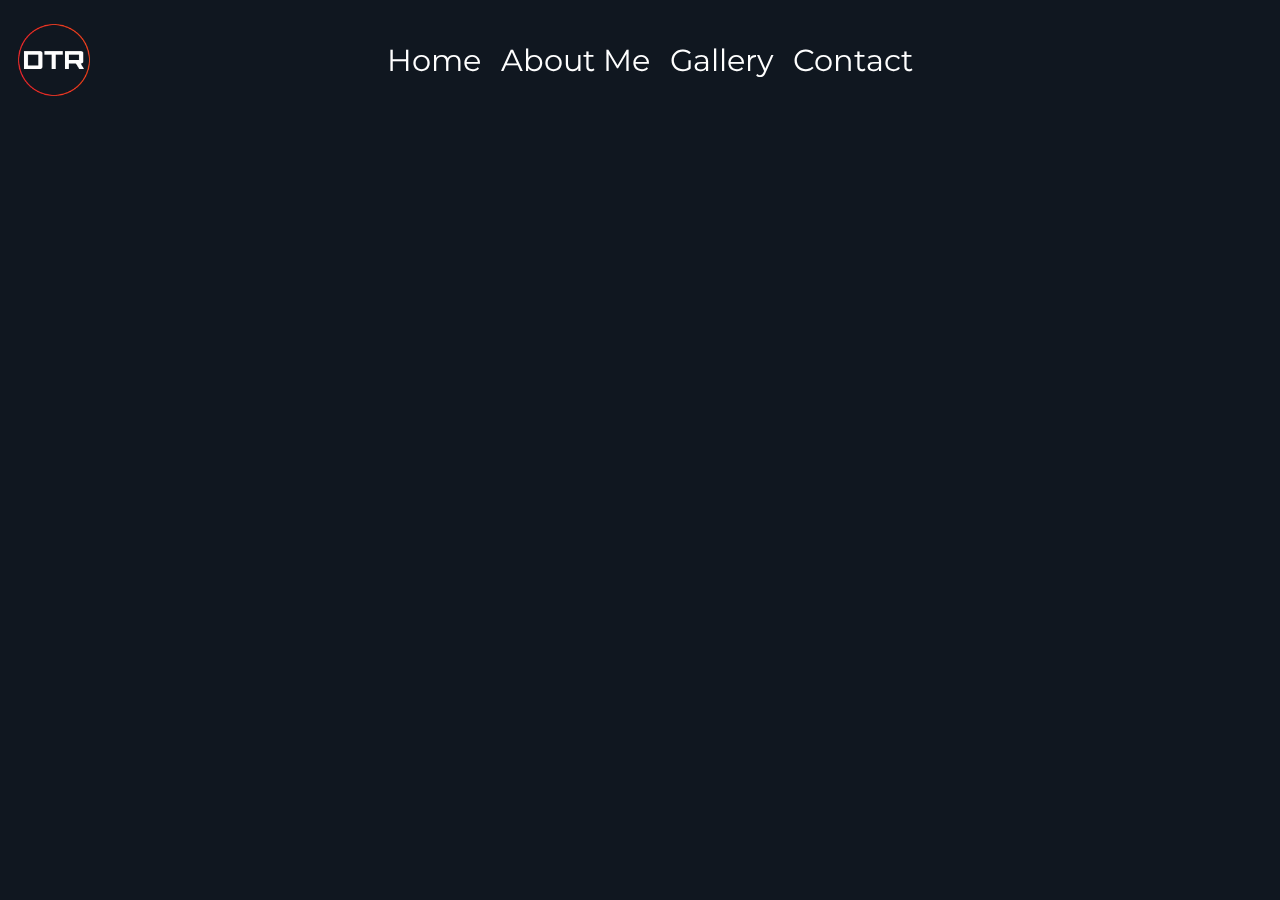
<file: pages/projectlink.html>
<!DOCTYPE html>
<html lang="en">

<head>
    <meta charset="UTF-8">
    <meta name="viewport" content="width=device-width, initial-scale=1.0">
    <title>Document</title>
    <link rel="stylesheet" href="/style/projectLink.css">
</head>

<body>
    <header>
        <nav>
            <a href="../index.html" class="logo"></a>
            <ul id="ul" onclick="hamburger()">
                <li><a href="../index.html">Home</a></li>
                <li><a href="../index.html#aboutme">About Me</a></li>
                <li><a href="../index.html#gallery">Gallery</a></li>
                <li><a href="../index.html#contactme">Contact</a></li>
            </ul>
            <div onclick="hamburger()" class="hamburger">&#9776;</div>
        </nav>
    </header>
    <section>
        <div id="linkPageInfo">
            <h1 id="linkPageH"></h1>
            <p id="linkPageP"></p>

            <div id="btndiv">

            </div>
            <main id="projectImg">

            </main>
        </div>
        <div class="credits">

        </div>

    </section>
</body>
<script src="/scripts/landingPageScript.js"></script>

</html>
</file>
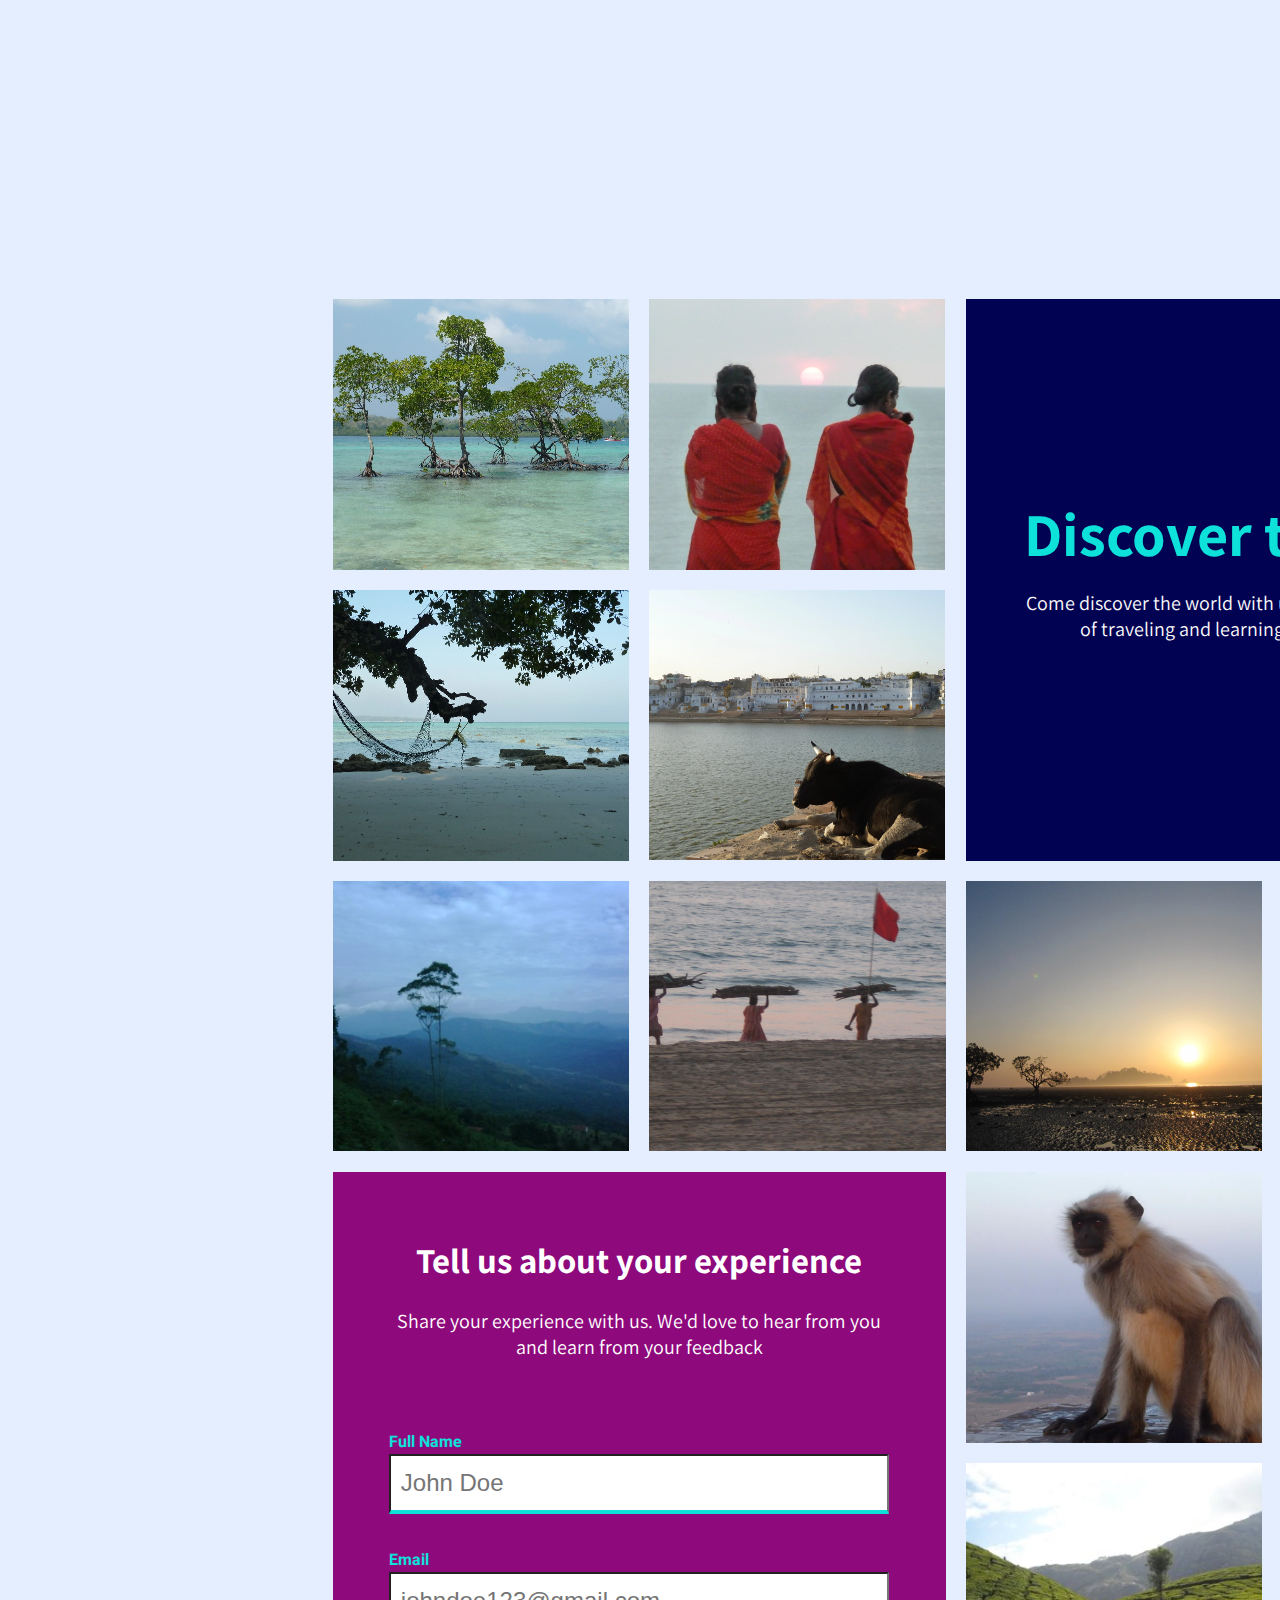
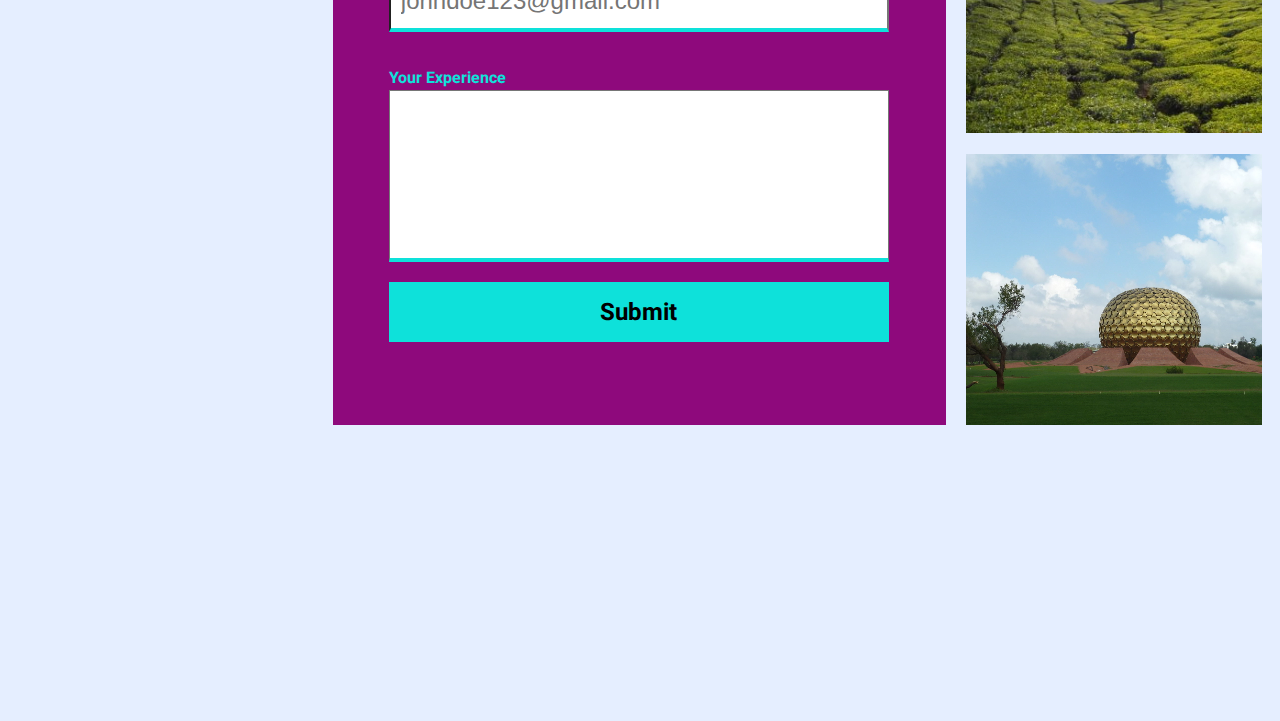
<file: pages/discoverTheWorldProject/discoverTheWorld.html>
<!DOCTYPE html>
<html lang="en">

<head>
    <meta charset="UTF-8">
    <meta name="viewport" content="width=device-width, initial-scale=1.0">
    <link rel="stylesheet" href="./style/discoverTheWorld.css">
    <link href="https://fonts.googleapis.com/css2?family=Assistant:wght@200..800&display=swap" rel="stylesheet">
    <link
        href="https://fonts.googleapis.com/css2?family=Assistant:wght@200..800&family=Heebo:wght@100..900&display=swap"
        rel="stylesheet">
    <title>Discover The World</title>
</head>

<body>
    <div class="center-div">

        <div class="display-container">
            <div class="see-the-world-head">
                <div class="positioner">
                    <h1>Discover the world</h1>
                    <p>Come discover the world with us and enjoy the experiences of traveling and learning about other
                        cultures.
                    </p>
                </div>
            </div>
            <img src="./images/locationOne.png" alt="sea_picture">
            <img src="./images/locationTwo.png" alt="woman_next_to_the_sea">
            <img src="./images/locationThree.png" alt="island_picture">
            <img src="./images/locationFour.png" alt="cow_next_to_the_sea">
            <img src="./images/locationFive.png" alt="mountain_picture ">
            <img src="./images/locationSix.png" alt="beach_picture">
            <img src="./images/locationSeven.png" alt="desert_picture">
            <img src="./images/locationEight.png" alt="jungle_picture">
            <img src="./images/locationNine.png" alt="monkey_picture">
            <img src="./images/locationTen.png" alt="man_sleeping_on_the_side_walk">
            <img src="./images/locationEleven.png" alt="valley_picture">
            <img src="./images/locationtwelve.png" alt="train_picture">
            <img src="./images/locationthirteen.png" alt="auroville_picture">
            <img src="./images/locationfourteen.png" alt="boat_in_the_middle_of_the_ocean">
            <div class="form-div">
                <div class="form-head">
                    <h2>Tell us about your experience</h2>
                    <p>Share your experience with us. We'd love to hear from you and learn from your feedback</p>
                </div>
                <form action="">
                    <label for="name">Full Name</label>
                    <input type="text" id="name" required placeholder="John Doe">
                    <label for="email">Email</label>
                    <input type="email" id="email" required placeholder="johndoe123@gmail.com">
                    <label for="text">Your Experience</label>
                    <textarea name="" id="text"></textarea>
                    <button class="form-button" type="submit">Submit</button>
                </form>
            </div>
        </div>
</body>

</html>
</file>
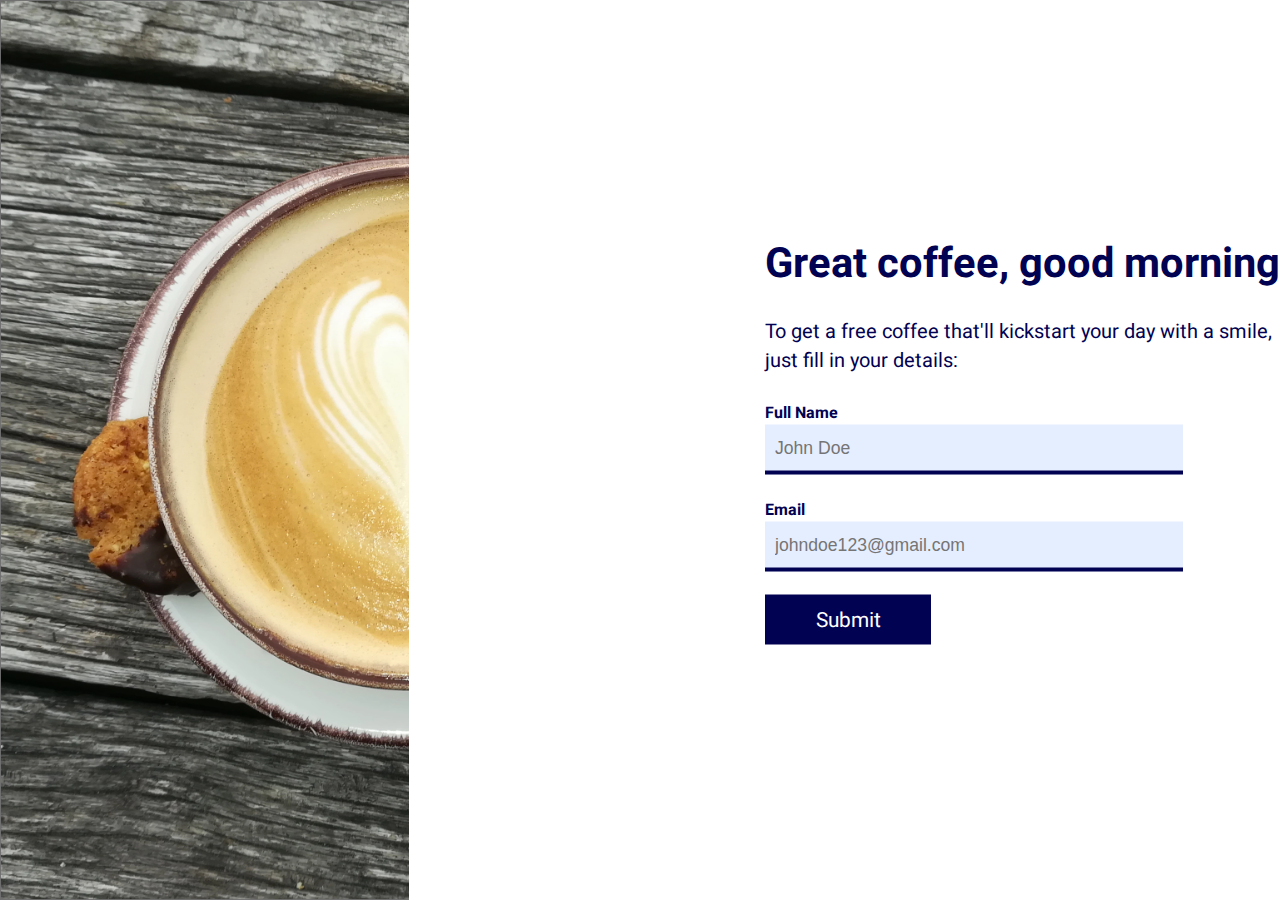
<file: pages/greatCoffeeProject/greatCoffee.html>
<!DOCTYPE html>
<html lang="en">

<head>
    <meta charset="UTF-8">
    <meta name="viewport" content="width=device-width, initial-scale=1.0">
    <link rel="stylesheet" href="./style/greatCoffe.css">
    <link href="https://fonts.googleapis.com/css2?family=Heebo:ital,wght@0,100..900;1,100..900&display=swap"
        rel="stylesheet">
    <title>Great coffee, good morning</title>
</head>

<body>
    <div class="container">
        <div class="coffee-div">
        </div>
        <div class="form-div">
            <div class="form-head">
                <h1>Great coffee, good morning</h1>
                <p>To get a free coffee that'll kickstart your day with a smile, just fill in your details:</p>
            </div>
            <form action="">
                <label for="name">Full Name</label>
                <input type="text" id="name" required placeholder="John Doe">
                <label for="email">Email</label>
                <input type="text" id="email" required placeholder="johndoe123@gmail.com">
                <input type="submit" class="button" value="Submit">
            </form>
        </div>
    </div>

</body>

</html>
</file>
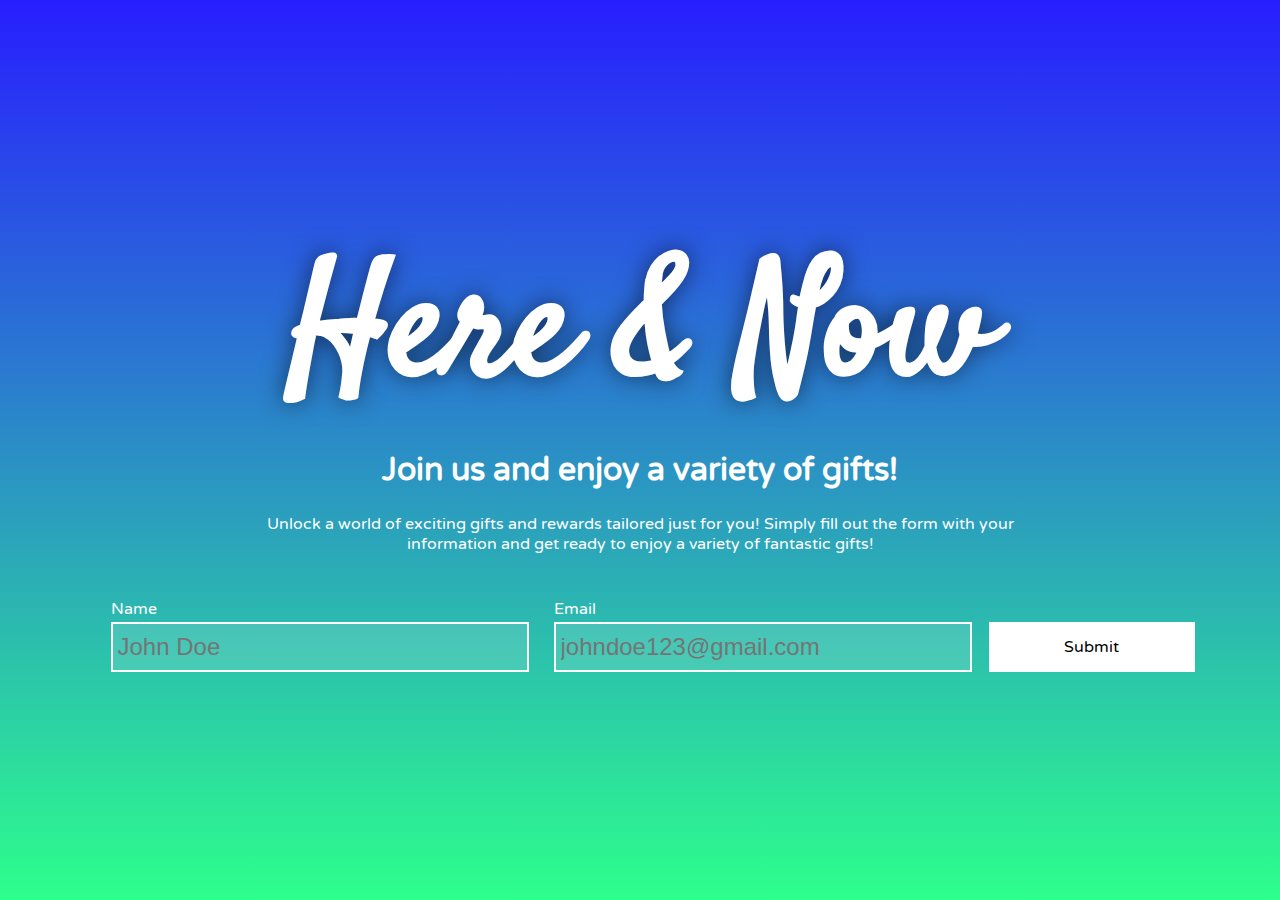
<file: pages/hereAndNowProject/hereAndNow.html>
<!DOCTYPE html>
<html lang="en">

<head>
    <meta charset="UTF-8">
    <meta name="viewport" content="width=device-width, initial-scale=1.0">
    <link href="https://fonts.googleapis.com/css2?family=Satisfy&display=swap" rel="stylesheet">
    <link rel="stylesheet" href="./style/hereAndNow.css">
    <link href="https://fonts.googleapis.com/css2?family=Varela+Round&display=swap" rel="stylesheet">
    <title>Here&Now</title>
</head>

<body>
    <div class="bgc">
        <div class="form-div">
            <h1>Here & Now</h1>
            <h3>Join us and enjoy a variety of gifts!</h3>
            <p>Unlock a world of exciting gifts and rewards tailored just for you! Simply fill out the form with your
                information and
                get ready to enjoy a variety of fantastic gifts!</p>
            <form action="">
                <div class="input-position">
                    <div>
                        <label for="name">Name</label><br>
                        <input type="text" class="input-field" id="name" required placeholder="John Doe">
                    </div>
                    <div>
                        <label for="email">Email</label><br>
                        <input type="email" class="input-field" id="email" required placeholder="johndoe123@gmail.com">
                    </div>
                </div>
                <input type="submit" value="Submit" class="form-submit">
            </form>
        </div>
</body>

</html>
</file>
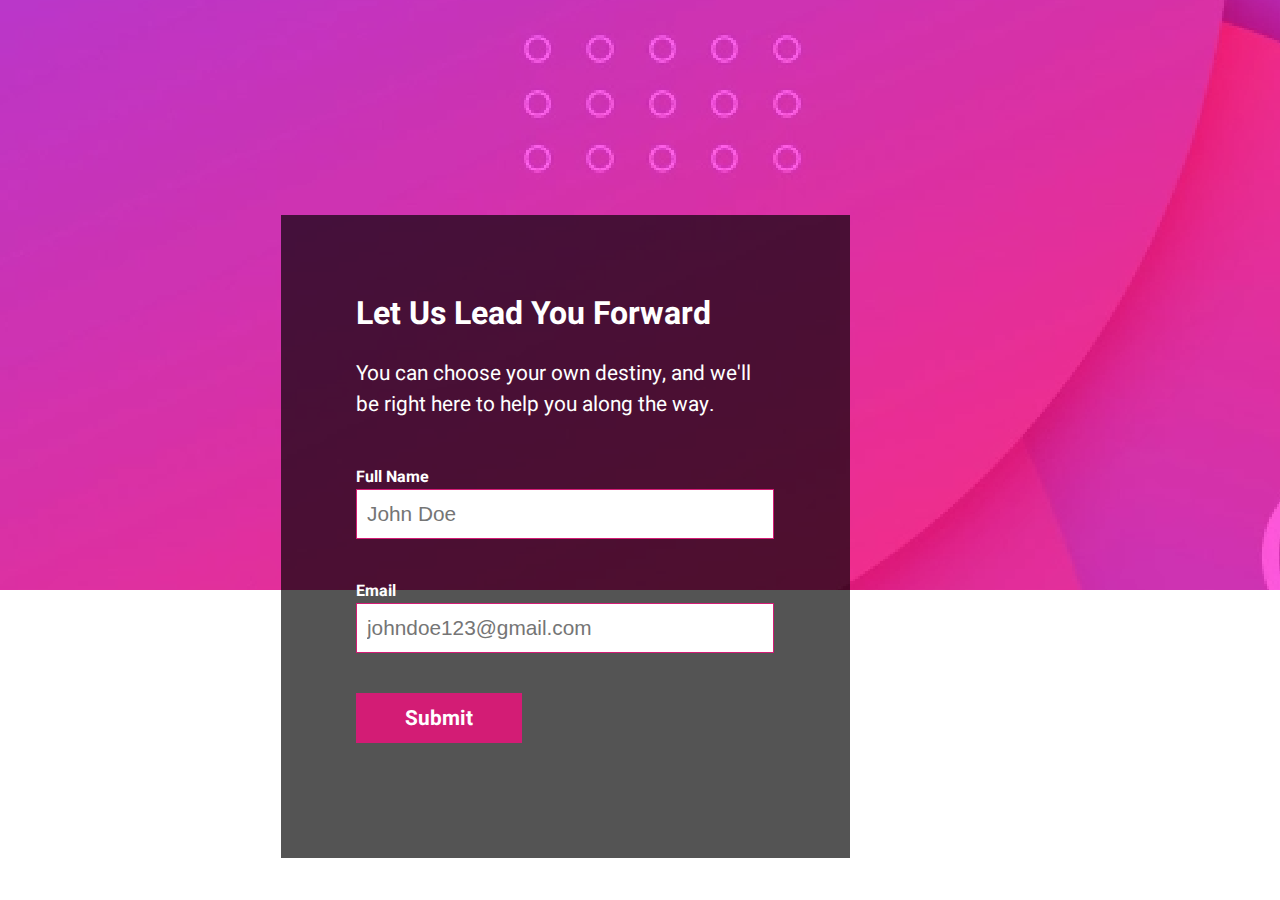
<file: pages/leadYouForwardProject/leadYouForward.html>
<!DOCTYPE html>
<html lang="en">

<head>
    <meta charset="UTF-8">
    <meta name="viewport" content="width=device-width, initial-scale=1.0">
    <title>Let Us lead you forward</title>
    <link rel="stylesheet" href="./style/leadYouForward.css">
    <link href="https://fonts.googleapis.com/css2?family=Heebo:ital,wght@0,100..900;1,100..900&display=swap"
        rel="stylesheet">
</head>

<body>
    <div class="page-background-img"></div>
    <div>
        <div class="form-position">
            <div class="form-container">
                <div class="form-head">
                    <h1>Let Us Lead You Forward</h1>
                    <p>You can choose your own destiny, and we'll be right here to help you along the way.</p>
                </div>
                <form action="">
                    <label for="FullName">Full Name</label>
                    <input type="text" id="FullName" required placeholder="John Doe">
                    <label for="email">Email</label>
                    <input type="email" required id="email" placeholder="johndoe123@gmail.com">
                    <input type="button" value="Submit" class="form-submit">
                </form>
            </div>
        </div>
    </div>

</body>

</html>
</file>
<file: style/projectLink.css>
* {
    margin: 0;
    padding: 0;
    box-sizing: border-box;
}

/* montserrat-regular - latin */
@font-face {
    font-display: swap;
    /* Check https://developer.mozilla.org/en-US/docs/Web/CSS/@font-face/font-display for other options. */
    font-family: 'Montserrat';
    font-style: normal;
    font-weight: 400;
    src: url('../fonts/montserrat-v26-latin-regular.woff2') format('woff2');
    /* Chrome 36+, Opera 23+, Firefox 39+, Safari 12+, iOS 10+ */
}

/* montserrat-800italic - latin */
@font-face {
    font-display: swap;
    /* Check https://developer.mozilla.org/en-US/docs/Web/CSS/@font-face/font-display for other options. */
    font-family: 'Montserrat';
    font-style: italic;
    font-weight: 800;
    src: url('../fonts/montserrat-v26-latin-800italic.woff2') format('woff2');
    /* Chrome 36+, Opera 23+, Firefox 39+, Safari 12+, iOS 10+ */
}

body {
    background-color: #101720;
    color: white;
    width: 100%;
    height: 100%;
    font-family: 'Montserrat'
}

html {
    scroll-behavior: smooth;
    width: 100%;
    height: 100%;
}

#linkPageInfo {
    display: flex;
    align-items: center;
    justify-content: center;
    flex-direction: column;

}

nav {
    position: fixed;
    background-color: transparent;
    width: 100%;
    z-index: 1;
}

.logo {
    position: absolute;
    width: 90px;
    height: 90px;
    border-radius: 50%;
    top: 15px;
    left: 9px;
    background-image: url(/images/newLogo.webp);
    background-size: cover;
}

.logo-div {
    display: flex;
}

#linkPageInfo {
    position: absolute;
    top: 50%;
    transform: translate(-50%, -50%);
    left: 50%;
}

#linkPageInfo h1 {
    font-size: 4rem;
}

#linkPageInfo p {
    padding-block: 8px;
    font-size: 1.7rem;
}

header>.hamburger {
    position: fixed;
    color: white;
    top: 22.5px;
    right: 2px;
    width: 39px;
    height: 30px;
    font-size: 1.5rem;
    display: none;
}

ul {
    display: flex;
    list-style-type: none;
    justify-content: center;
    align-items: center;
    padding: 0;
    margin-top: 42px;
}



li a {
    text-decoration: none;
    margin-left: 20px;
    text-align: center;
    color: white;
    transition: all 0.5s ease-in-out;
    font-size: 1.9rem;
}

li a:hover {
    background-color: white;
    border-radius: 8px;
    color: black;
    padding-left: 5px;
    padding-right: 5px;
}

li a:active {
    color: red;
}

.hamburger {
    position: fixed;
    color: white;
    top: 22.5px;
    right: 2px;
    width: 39px;
    height: 30px;
    font-size: 1.5rem;
    display: none;
}

.projectImg {
    width: 1000px;
    margin-top: 35px;
    border-radius: 10px;
    filter: drop-shadow(5px 5px 15px rgb(234, 69, 36));
}

.preview-button {
    font-size: 1rem;
    margin-top: 25px;
    margin-right: 14px;
    padding: 15px 40px;
    border: none;
    outline: none;
    color: rgb(255, 255, 255);
    cursor: pointer;
    position: relative;
    z-index: 0;
    border-radius: 12px;
}

.preview-button::after {
    content: "";
    z-index: -1;
    position: absolute;
    width: 100%;
    height: 100%;
    background-color: #000000;
    left: 0;
    top: 0;
    border-radius: 10px;
}

.preview-button::before {
    content: "";
    background: linear-gradient(45deg, rgb(234, 68, 36), #ffff, rgb(234, 68, 36), #ffff, rgb(234, 68, 36));
    position: absolute;
    top: -2px;
    left: -2px;
    background-size: 600%;
    z-index: -1;
    width: calc(100% + 4px);
    height: calc(100% + 4px);
    filter: blur(8px);
    animation: glowing 20s linear infinite;
    transition: opacity .3s ease-in-out;
    border-radius: 12px;
    opacity: 0;
}



@keyframes glowing {
    0% {
        background-position: 0 0;
    }

    50% {
        background-position: 300% 0;
    }

    100% {
        background-position: 0 0;
    }
}

.preview-button:hover::before {
    opacity: 1;
}




@media (min-width: 320px) and (max-width:480px) {
    .portfolio {
        width: 100vw;
        height: 100vh;
    }

    #linkPageInfo h1 {
        font-size: 2rem;
        text-align: center;
        width: 370px;
    }

    .projectImg {
        width: 350px;
    }

    #linkPageInfo p {
        padding-block: 8px;
        font-size: 0.9rem;
        text-align: center;
    }

    .navdiv {
        width: 100vw;
        height: 6vh;
    }

    .hamburger>ul {
        background-color: transparent;
        list-style-type: none;
        display: none;
        margin-left: 0;
    }

    ul {

        display: none;
        margin-top: 13vh;
        margin-bottom: 43px;
    }

    nav ul li {
        float: none;
    }

    nav ul li a {
        text-align: right;
        padding-right: 18px;
    }

    li a:hover {
        background-color: transparent;
        color: #ffff;
    }

    .hamburger {
        position: fixed;
        color: #fff;
        top: 15px;
        right: 9px;
        width: 50px;
        height: 70px;
        font-size: 50px;
        display: block;
    }

    .logo {
        top: 18px;
    }

    .skills>.biglogo {
        width: 40%;
        height: 35%;
        position: relative;
        top: 120px;
        left: 160px;
    }
}
</file>
<file: pages/discoverTheWorldProject/style/discoverTheWorld.css>
* {
    margin: 0;
    padding: 0;
    box-sizing: border-box;
}

body {
    background-color: #E5EEFF;
}

.center-div {
    margin-top: 299px;
    margin-bottom: 296px;
    background-color: #E5EEFF;
    display: flex;
    align-items: center;
    justify-content: center;
    font-family: "Assistant", sans-serif;
    width: 100%;
    height: 100%;
}

.display-container {
    width: 48%;
    height: 100%;
    display: grid;
    grid-template-columns: repeat(4, 1fr);
    grid-template-rows: repeat(6, 1fr);
    gap: 20px;
}


.see-the-world-head {
    display: flex;
    background-color: #020253;
    grid-column-start: 3;
    grid-row-start: 1;
    grid-column-end: 5;
    grid-row-end: 3;
    font-family: "Assistant", sans-serif;
    text-align: center;

}

.positioner {
    margin-top: 195px;
}


.positioner>h1 {
    color: #0EE1DA;
    font-size: 3.8rem;
    margin-bottom: 17px;
}

.positioner>p {
    color: #F9F9F9;
    font-size: 1.25rem;
    padding-left: 55px;
    padding-right: 55px;
}

.form-div {
    grid-row: 4/7;
    grid-column: 1/3;
    background-color: #8E097C;

}

.form-head {
    margin-top: 65px;
}

.form-head>h2 {
    font-size: 2.188rem;
    text-align: center;
    margin-bottom: 25px;
    color: #FFFFFF;

}

.form-head>p {
    font-size: 1.25rem;
    text-align: center;
    padding-left: 60px;
    padding-right: 60px;
    color: #FFFFFF;
}

form {
    display: flex;
    flex-direction: column;
    margin-left: 56px;
    margin-top: 70px;
}

label {
    font-family: "Heebo", sans-serif;
    font-size: 1rem;
    font-weight: bold;
    color: #0EE1DA;
}

input {
    width: 500px;
    height: 60px;
    margin-bottom: 34px;
    border-bottom: 4px solid #0EE1DA;
    font-size: 1.5rem;
    padding-left: 10px;
}

textarea {
    width: 500px;
    height: 172px;
    resize: none;
    font-size: 1.5rem;
    padding-left: 10px;
    border-bottom: 4px solid #0EE1DA;
    margin-bottom: 20px;
    padding-top: 5px;
}

button {
    width: 500px;
    height: 60px;
    margin-bottom: 34px;
    border-bottom: 4px solid #0EE1DA;
    font-size: 1.5rem;
    cursor: pointer;
}

.form-button {
    font-family: "Heebo", sans-serif;
    font-size: 1.5rem;
    font-weight: bold;
    color: black;
    border: none;
    background-color: #0EE1DA;
}

@media (max-width: 768px) {
    .center-div {
        width: 100vw;
        margin-top: 0;
        margin-bottom: 20px;
        background-color: #E5EEFF;
        display: flex;
        align-items: normal;
        justify-content: center;
        font-family: "Assistant", sans-serif;
    }

    .display-container {
        width: 91vw;
        grid-template-columns: repeat(2, 1fr);
        grid-template-rows: repeat(13, 1fr);
        gap: 12px;
    }

    .see-the-world-head {
        grid-column: 1 / -1;
        grid-row: 1 / 3;
    }

    .positioner {
        margin-top: 50px;
        width: 100%;
    }

    .positioner>h1 {
        font-size: 2rem;
    }

    .positioner>p {
        font-size: 1rem;
        padding-left: 20px;
        padding-right: 20px;
    }

    img {
        width: 44vw;
        height: 24vh;
    }

    .form-div {
        width: 91vw;
        grid-row: 7 / 11;
        grid-column: 1 / 3;
    }

    .form-head>h2 {
        font-size: 1.5rem;
    }

    .form-head>p {
        font-size: 0.9rem;
        padding-left: 30px;
        padding-right: 30px;
    }

    form {
        margin-left: 38px;
    }

    label {
        width: 70vw;
        font-size: 0.9rem;
    }

    input {
        width: 70vw;
        height: 4.5vh;
        font-size: 1rem;
    }

    textarea {
        width: 70vw;
        height: 14.5vh;
        font-size: 1.3rem;
    }

    .form-button {
        width: 70vw;
        height: 4.5vh;
    }
}

@media screen and (min-width: 3840px) {
    .display-container {
        width: 32%;
    }
}

@media screen and (min-width: 1920px) and (max-width: 1920px) {
    .display-container {
        width: 62%;
    }
}
</file>
<file: pages/greatCoffeeProject/style/greatCoffe.css>
* {
    margin: 0;
    padding: 0;
    box-sizing: border-box;
}

body {
    font-family: Heebo;
}



.container {
    display: flex;
    color: #020253;
}

.coffee-div {
    width: 1275px;
    height: 1271px;
    background-image: url(../images/Coffee.png);
    background-repeat: no-repeat;
    background-size: cover;
    width: 50%;
    height: 100vh;
}


.form-div {
    width: 555px;
    height: 435px;
    margin-left: 356px;
    margin-top: 350px;
    margin-top: 50vh;
    transform: translateY(-50%);
}

form {
    display: flex;
    flex-direction: column;
}

.form-head {
    direction: ltr;
    width: 515px;
}

.form-head>h1 {
    font-size: 2.6rem;
    margin-bottom: 22px;
}

.form-head>p {
    font-size: 1.25rem;
    margin-bottom: 26px;
}

form input {
    width: 418px;
    height: 50px;
    margin-bottom: 23px;
    background-color: #E5EEFF;
    font-size: 1.1rem;
    padding-left: 10px;
    border: none;
    border-bottom: 4px solid #020253;
}

form label {
    font-size: 1rem;
    font-weight: bold;
}

.button {
    width: 166px;
    font-size: 1.3rem;
    padding: 0;
    background-color: #020253;
    color: white;
    border: none;
    cursor: pointer;
    font-family: Heebo;

}

@media (max-width:768px) {
    .container {
        flex-direction: column;
        width: 100vw;
        height: 100vh;
    }

    .coffee-div {
        width: 100vw;
        height: 29vh;
        background-image: url(../images/phoneCoffee.png);
    }

    .coffee-div>img {
        width: 100vw;
        height: 29vh;
    }

    .form-div {
        width: 91vw;
        height: 43vh;
        margin-left: 16px;
        margin-top: 45px;
        transform: translateY(0);
    }

    .form-head {
        direction: ltr;
        width: 95vw;
    }

    .form-head>h1 {
        font-size: 1.62rem;
        margin-bottom: 22px;
    }

    .form-head>p {
        font-size: 0.9rem;
        margin-bottom: 26px;
    }

    form input {
        width: 91.2vw;
        height: 4vh;
        margin-bottom: 23px;
        background-color: #E5EEFF;
        font-size: 0.9rem;
        padding-left: 10px;
        border: none;
        border-bottom: 4px solid #020253;
    }

    form label {
        font-size: 1rem;
        font-weight: bold;
    }

    .button {
        width: 91.1vw;
        font-size: 1.3rem;
        padding: 0;
        background-color: #020253;
        color: white;

    }
}
</file>
<file: pages/hereAndNowProject/style/hereAndNow.css>
* {
    margin: 0;
    padding: 0;
    box-sizing: border-box;
}

:root {
    --font-family: Satisfy;
    --color: #fff;
}

html {
    height: 99%;
}

body {
    font-family: var(--font-family);
    color: var(--color);
    background: linear-gradient(#281EFF, #2DFF8C);
    background-attachment: fixed;
    height: 100%;
}

.bgc {
    width: 100%;
    height: 100%;
    display: flex;
    align-items: center;
    justify-content: center;
}

.form-div {
    display: flex;
    align-items: center;
    flex-direction: column;
    width: 750px
}

.form-div>h1 {
    font-size: 10rem;
    margin: 0;
    text-shadow: 0 0 25px rgba(0, 0, 0, 0.554);
}

.form-div>h3 {
    font-size: 2rem;
    font-family: "Varela Round", sans-serif;
    margin: 0;

}

.form-div>p {
    font-size: 1rem;
    font-family: "Varela Round", sans-serif;
    margin-bottom: 45px;
    margin-top: 25px;
    text-align: center;
}

label {
    font-family: "Varela Round", sans-serif;

}

form {
    display: flex;
    align-items: end;

}

.input-position {
    display: flex;
    flex-direction: row;
}

.input-position>div {
    margin-left: 25px;
}


.input-field {
    width: 418px;
    height: 50px;
    border: 2px solid #ffffff;
    background-color: #F6F6F624;
    font-size: 1.5rem;
    padding-left: 5px;
}

.form-submit {
    width: 206px;
    height: 50px;
    font-size: 1rem;
    font-family: "Varela Round", sans-serif;
    background-color: #fff;
    cursor: pointer;
    border: none;
    margin-left: 17px;
}

@media(max-width:768px) {
    .form-div>h1 {
        font-size: 3.75rem;
    }

    .form-div>h3 {
        font-size: 1.125rem;
    }

    .form-div>p {
        font-size: 1rem;
        padding-left: 5px;
        padding-right: 5px;
    }

    form {
        flex-direction: column;
        margin-right: 25px;
    }

    .input-position {
        display: flex;
        flex-direction: column;
        margin-right: 2px;
    }

    .input-field {
        width: 80vw;
        height: 4vh;
        font-size: 1rem;
        padding-top: 2px;
        padding-bottom: 2px;
    }

    .form-submit {
        width: 80vw;
        height: 4.5vh;
        margin-top: 10px;
        font-size: 0.8rem;
        margin-right: 2px;
        color: black;
    }


}
</file>
<file: pages/leadYouForwardProject/style/leadYouForward.css>
* {
    margin: 0;
    padding: 0;
    box-sizing: border-box;
}

:root {
    --font-family: "Heebo", sans-serif;
    --bgc: rgb(255, 255, 255);
    --color: white;
}

body {
    font-family: var(--font-family);
    background-color: var(--bgc);
    color: var(--color);
}


.page-background-img {
    width: 100%;
    height: 590px;
    background-image: url(../images/leadYouForwardBgi.png);
    z-index: 1;
}

.form-position {
    position: absolute;
    width: 569px;
    height: 643px;
    background-color: #000000ab;
    top: 215px;
    right: 430px;
}

.form-container {
    margin-left: 40px;
}

.form-head {
    margin-bottom: 45px;
}

.form-head>h1 {
    margin-top: 75px;
    margin-left: 35px;
    margin-bottom: 21px;
}

.form-head>p {
    direction: ltr;
    font-size: 1.3rem;
    margin-left: 35px;
    width: 415px;
}

form {
    display: flex;
    flex-direction: column;
    margin-left: 35px;
}

form>input {
    width: 418px;
    height: 50px;
    margin-bottom: 40px;
    padding-left: 10px;
    font-size: 1.3rem;
    border: 1px solid #D31C75;
}

form>label {
    font-weight: bold;
}

.form-submit {
    width: 166px;
    height: 50px;
    font-size: 1.3rem;
    background-color: #d31c75;
    color: var(--color);
    font-family: var(--font-family);
    font-weight: bold;
    padding-left: 0;
    border: none;
}

@media (max-width:768px) {
    .page-background-img {
        width: 100%;
        height: 213px;
        background-image: url(../images/project1ImgResponsive.png);
        z-index: 1;
    }

    .form-position {
        position: absolute;
        width: 299px;
        height: 441px;
        background-color: #000000ab;
        top: 89px;
        left: 38px;
    }

    .form-container {
        width: 230px;
        height: 349px;
        margin-left: 17px;
    }

    .form-head {
        margin-bottom: 37px;
    }

    .form-head>h1 {
        margin-top: 45px;
        margin-left: 35px;
        margin-bottom: 21px;
        font-size: 1.8rem;
        text-align: center;
    }

    .form-head>p {
        direction: ltr;
        font-size: 0.9rem;
        margin-left: 22px;
        width: 220px;
        text-align: center;
    }

    form {
        margin-left: 17px;
    }

    form>label {
        font-weight: bold;
        font-size: 0.8rem;
        padding-bottom: 5px;
    }

    form>input {
        width: 230px;
        height: 28px;
        margin-bottom: 15px;
        padding-left: 10px;
        font-size: 0.9rem;
    }

    .form-submit {
        width: 76px;
        height: 33px;
        font-size: 0.9rem;
        background-color: #d31c75;
        color: var(--color);
        border: none;
        text-align: center;
    }
}
</file>
